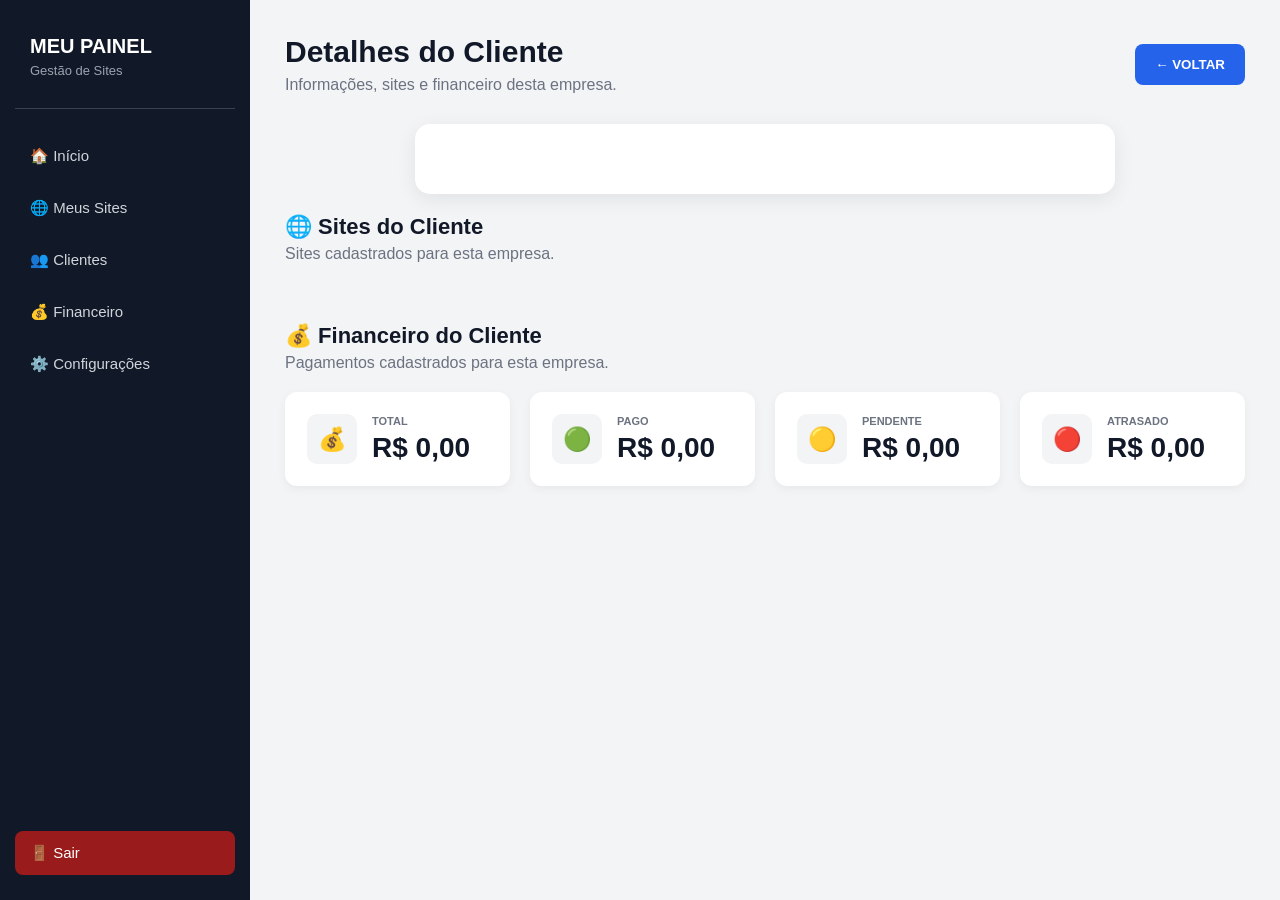
<file: cliente.html>
<!DOCTYPE html>
<html lang="pt-BR">

<head>

    <meta charset="UTF-8">

    <meta
        name="viewport"
        content="width=device-width, initial-scale=1.0"
    >

    <title>Cliente - Meu Painel</title>

    <link
        rel="stylesheet"
        href="./style.css"
    >

</head>


<body class="painel-body">


    <!-- MENU LATERAL -->

    <aside class="menu">

        <div class="logo">

            <h2>MEU PAINEL</h2>

            <span>Gestão de Sites</span>

        </div>


        <nav>

            <button onclick="mostrarInicio()">
                🏠 Início
            </button>

            <button onclick="mostrarSitesMenu()">
                🌐 Meus Sites
            </button>

            <button onclick="abrirClientes()">
                👥 Clientes
            </button>

            <button onclick="abrirFinanceiro()">
                💰 Financeiro
            </button>

            <button>
                ⚙️ Configurações
            </button>

        </nav>


        <div class="menu-final">

            <button
                class="botao-sair"
                onclick="sair()"
            >
                🚪 Sair
            </button>

        </div>

    </aside>



    <!-- CONTEÚDO -->

    <section class="conteudo">


        <!-- TOPO -->

        <header class="topo">

            <div>

                <h1>
                    Detalhes do Cliente
                </h1>

                <p>
                    Informações, sites e financeiro desta empresa.
                </p>

            </div>


            <button
                class="botao-novo"
                onclick="abrirClientes()"
            >
                ← VOLTAR
            </button>

        </header>



        <!-- DADOS DO CLIENTE -->

        <div
            class="formulario"
            id="dadosCliente"
        ></div>



        <!-- SITES -->

        <div class="titulo-sites">

            <h2>
                🌐 Sites do Cliente
            </h2>

            <p>
                Sites cadastrados para esta empresa.
            </p>

        </div>


        <div
            class="sites"
            id="sitesDoCliente"
        ></div>



        <!-- FINANCEIRO -->

        <div
            class="titulo-sites"
            style="margin-top: 40px;"
        >

            <h2>
                💰 Financeiro do Cliente
            </h2>

            <p>
                Pagamentos cadastrados para esta empresa.
            </p>

        </div>


        <!-- RESUMO FINANCEIRO -->

        <div class="cartoes">


            <div class="cartao">

                <span class="icone">
                    💰
                </span>

                <div>

                    <p>
                        TOTAL
                    </p>

                    <h2 id="clienteTotalFinanceiro">
                        R$ 0,00
                    </h2>

                </div>

            </div>



            <div class="cartao">

                <span class="icone">
                    🟢
                </span>

                <div>

                    <p>
                        PAGO
                    </p>

                    <h2 id="clienteTotalPago">
                        R$ 0,00
                    </h2>

                </div>

            </div>



            <div class="cartao">

                <span class="icone">
                    🟡
                </span>

                <div>

                    <p>
                        PENDENTE
                    </p>

                    <h2 id="clienteTotalPendente">
                        R$ 0,00
                    </h2>

                </div>

            </div>



            <div class="cartao">

                <span class="icone">
                    🔴
                </span>

                <div>

                    <p>
                        ATRASADO
                    </p>

                    <h2 id="clienteTotalAtrasado">
                        R$ 0,00
                    </h2>

                </div>

            </div>


        </div>



        <!-- PAGAMENTOS DO CLIENTE -->

        <div
            class="sites"
            id="financeiroDoCliente"
        ></div>


    </section>



    <script src="./script.js"></script>

</body>

</html>
</file>
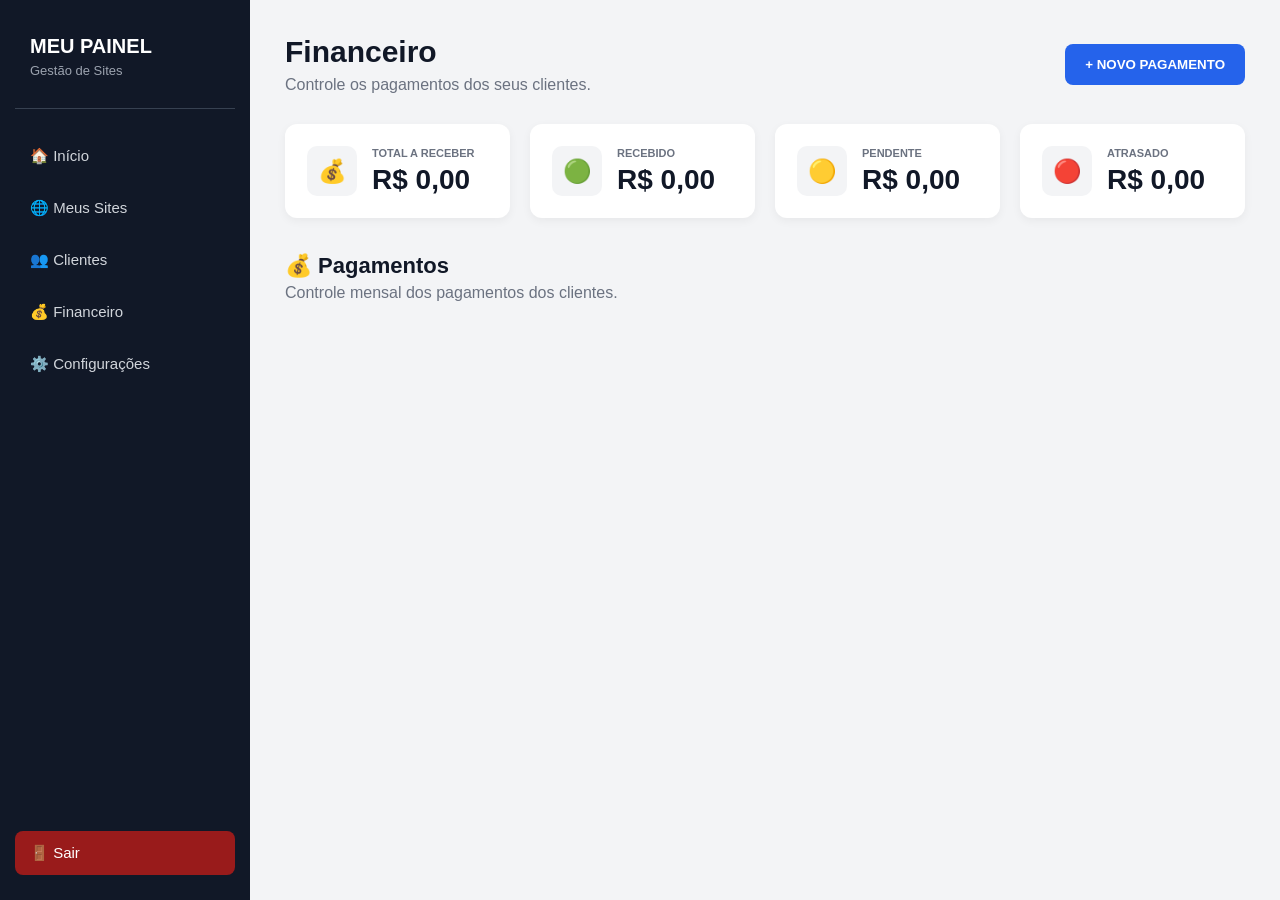
<file: financeiro.html>
<!DOCTYPE html>
<html lang="pt-BR">
<head>
    <meta charset="UTF-8">
    <meta name="viewport" content="width=device-width, initial-scale=1.0">

    <title>Financeiro - Meu Painel</title>

    <link rel="stylesheet" href="./style.css">
</head>

<body class="painel-body">

    <aside class="menu">

        <div class="logo">

            <h2>MEU PAINEL</h2>

            <span>Gestão de Sites</span>

        </div>

        <nav>

            <button onclick="mostrarInicio()">
                🏠 Início
            </button>

            <button onclick="mostrarSitesMenu()">
                🌐 Meus Sites
            </button>

            <button onclick="abrirClientes()">
                👥 Clientes
            </button>

            <button onclick="abrirFinanceiro()">
                💰 Financeiro
            </button>

            <button>
                ⚙️ Configurações
            </button>

        </nav>

        <div class="menu-final">

            <button
                class="botao-sair"
                onclick="sair()"
            >
                🚪 Sair
            </button>

        </div>

    </aside>


    <section class="conteudo">

        <header class="topo">

            <div>

                <h1>Financeiro</h1>

                <p>
                    Controle os pagamentos dos seus clientes.
                </p>

            </div>

            <button
                class="botao-novo"
                onclick="novoPagamento()"
            >
                + NOVO PAGAMENTO
            </button>

        </header>


        <div class="cartoes">

            <div class="cartao">

                <span class="icone">
                    💰
                </span>

                <div>

                    <p>
                        TOTAL A RECEBER
                    </p>

                    <h2 id="totalReceber">
                        R$ 0,00
                    </h2>

                </div>

            </div>


            <div class="cartao">

                <span class="icone">
                    🟢
                </span>

                <div>

                    <p>
                        RECEBIDO
                    </p>

                    <h2 id="totalRecebido">
                        R$ 0,00
                    </h2>

                </div>

            </div>


            <div class="cartao">

                <span class="icone">
                    🟡
                </span>

                <div>

                    <p>
                        PENDENTE
                    </p>

                    <h2 id="totalPendente">
                        R$ 0,00
                    </h2>

                </div>

            </div>


            <div class="cartao">

                <span class="icone">
                    🔴
                </span>

                <div>

                    <p>
                        ATRASADO
                    </p>

                    <h2 id="totalAtrasado">
                        R$ 0,00
                    </h2>

                </div>

            </div>

        </div>


        <div class="titulo-sites">

            <h2>
                💰 Pagamentos
            </h2>

            <p>
                Controle mensal dos pagamentos dos clientes.
            </p>

        </div>


        <div
            class="sites"
            id="listaFinanceiro"
        ></div>

    </section>


    <script src="./script.js"></script>

</body>
</html>
</file>
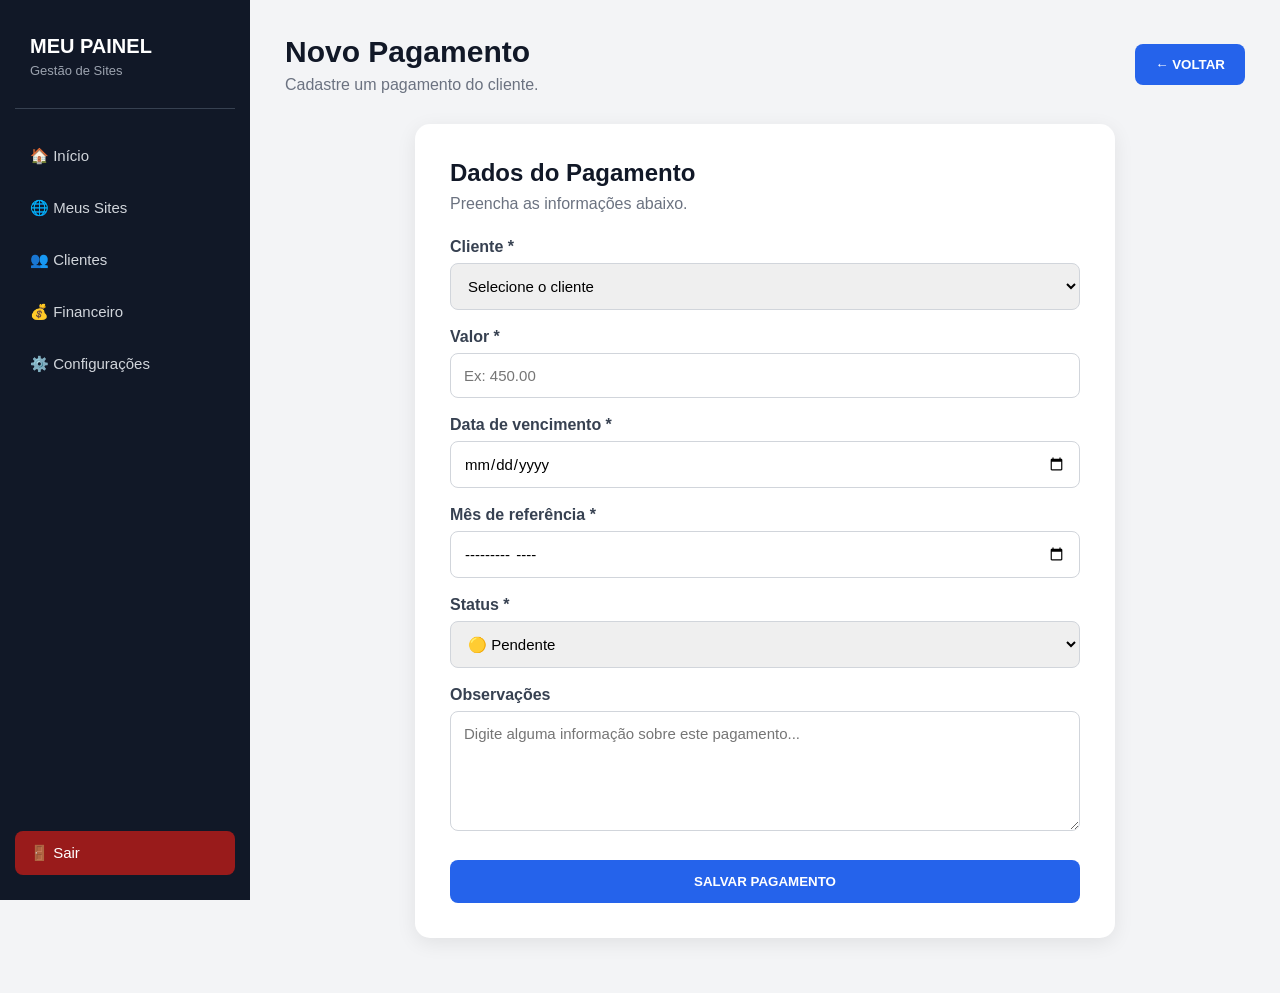
<file: novo-pagamento.html>
<!DOCTYPE html>
<html lang="pt-BR">

<head>

    <meta charset="UTF-8">

    <meta
        name="viewport"
        content="width=device-width, initial-scale=1.0"
    >

    <title>Novo Pagamento - Meu Painel</title>

    <link
        rel="stylesheet"
        href="./style.css"
    >

</head>


<body class="painel-body">


    <!-- MENU LATERAL -->

    <aside class="menu">

        <div class="logo">

            <h2>MEU PAINEL</h2>

            <span>Gestão de Sites</span>

        </div>


        <nav>

            <button onclick="mostrarInicio()">
                🏠 Início
            </button>

            <button onclick="mostrarSitesMenu()">
                🌐 Meus Sites
            </button>

            <button onclick="abrirClientes()">
                👥 Clientes
            </button>

            <button onclick="abrirFinanceiro()">
                💰 Financeiro
            </button>

            <button>
                ⚙️ Configurações
            </button>

        </nav>


        <div class="menu-final">

            <button
                class="botao-sair"
                onclick="sair()"
            >
                🚪 Sair
            </button>

        </div>

    </aside>



    <!-- CONTEÚDO -->

    <section class="conteudo">


        <!-- TOPO -->

        <header class="topo">

            <div>

                <h1>
                    Novo Pagamento
                </h1>

                <p>
                    Cadastre um pagamento do cliente.
                </p>

            </div>


            <button
                class="botao-novo"
                onclick="abrirFinanceiro()"
            >
                ← VOLTAR
            </button>

        </header>



        <!-- FORMULÁRIO -->

        <div class="formulario">

            <h1>
                Dados do Pagamento
            </h1>

            <p>
                Preencha as informações abaixo.
            </p>



            <!-- CLIENTE -->

            <label>
                Cliente *
            </label>

            <select id="clientePagamento">

                <option value="">
                    Selecione o cliente
                </option>

            </select>



            <!-- VALOR -->

            <label>
                Valor *
            </label>

            <input
                type="number"
                id="valorPagamento"
                placeholder="Ex: 450.00"
                step="0.01"
                min="0"
            >



            <!-- VENCIMENTO -->

            <label>
                Data de vencimento *
            </label>

            <input
                type="date"
                id="vencimentoPagamento"
            >



            <!-- MÊS -->

            <label>
                Mês de referência *
            </label>

            <input
                type="month"
                id="mesPagamento"
            >



            <!-- STATUS -->

            <label>
                Status *
            </label>

            <select id="statusPagamento">

                <option value="Pendente">
                    🟡 Pendente
                </option>

                <option value="Pago">
                    🟢 Pago
                </option>

                <option value="Atrasado">
                    🔴 Atrasado
                </option>

            </select>



            <!-- OBSERVAÇÕES -->

            <label>
                Observações
            </label>

            <textarea
                id="observacoesPagamento"
                placeholder="Digite alguma informação sobre este pagamento..."
            ></textarea>



            <!-- BOTÃO -->

            <button
                onclick="salvarPagamento()"
            >
                SALVAR PAGAMENTO
            </button>


        </div>


    </section>



    <script src="./script.js"></script>

</body>

</html>
</file>
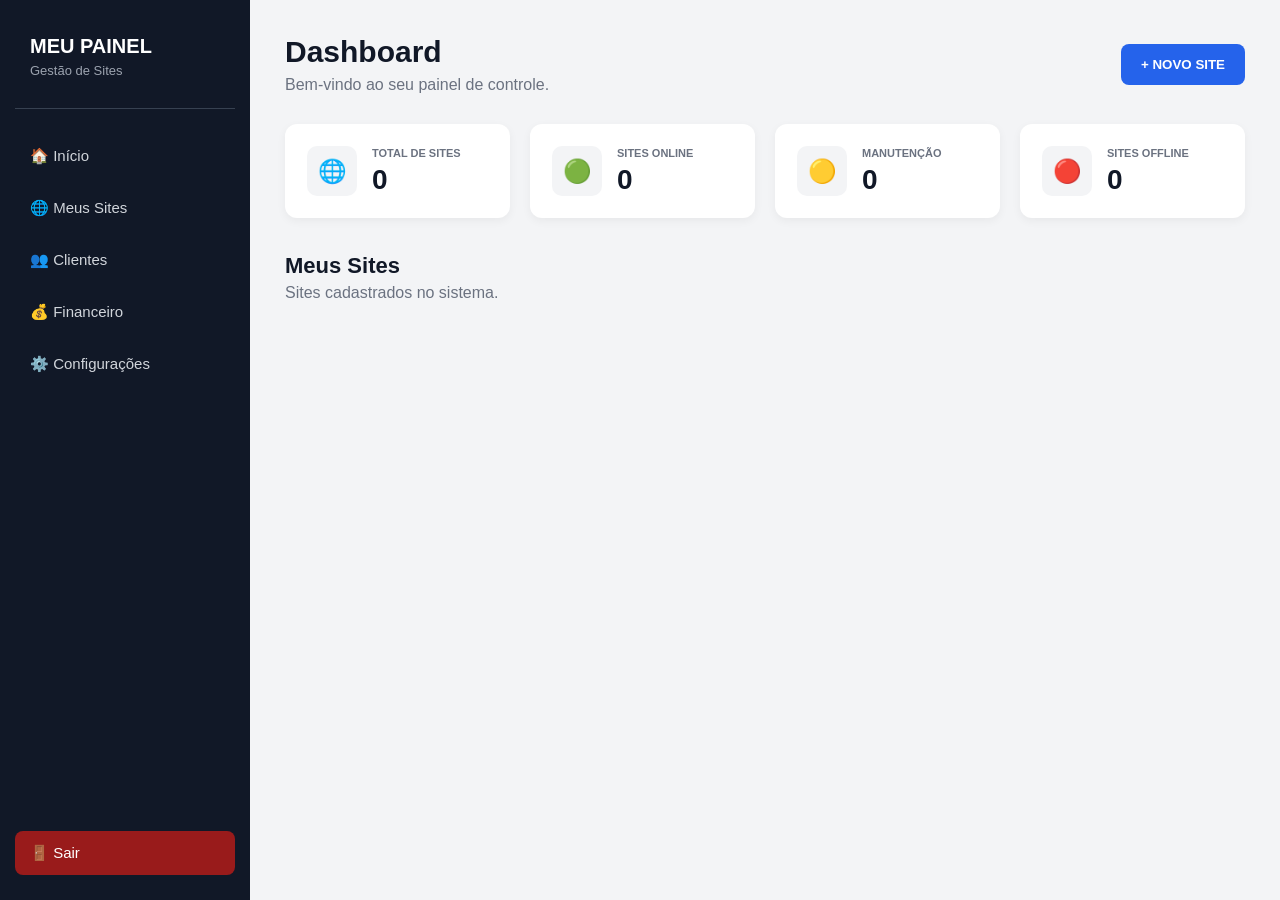
<file: painel.html>
<!DOCTYPE html>
<html lang="pt-BR">

<head>

    <meta charset="UTF-8">

    <meta
        name="viewport"
        content="width=device-width, initial-scale=1.0"
    >

    <title>Meu Painel</title>

    <link
        rel="stylesheet"
        href="./style.css"
    >

</head>


<body class="painel-body">


    <!-- MENU LATERAL -->

    <aside class="menu">

        <div class="logo">

            <h2>MEU PAINEL</h2>

            <span>Gestão de Sites</span>

        </div>


        <nav>

            <button
                onclick="mostrarInicio()"
            >
                🏠 Início
            </button>


            <button
                onclick="mostrarSitesMenu()"
            >
                🌐 Meus Sites
            </button>


            <button
                onclick="abrirClientes()"
            >
                👥 Clientes
            </button>


            <button
                onclick="abrirFinanceiro()"
            >
                💰 Financeiro
            </button>


            <button>
                ⚙️ Configurações
            </button>

        </nav>


        <div class="menu-final">

            <button
                class="botao-sair"
                onclick="sair()"
            >
                🚪 Sair
            </button>

        </div>

    </aside>



    <!-- CONTEÚDO -->

    <section class="conteudo">


        <!-- TOPO -->

        <header class="topo">

            <div>

                <h1>
                    Dashboard
                </h1>

                <p>
                    Bem-vindo ao seu painel de controle.
                </p>

            </div>


            <button
                class="botao-novo"
                onclick="novoSite()"
            >
                + NOVO SITE
            </button>

        </header>



        <!-- CARTÕES -->

        <div class="cartoes">


            <!-- TOTAL DE SITES -->

            <div class="cartao">

                <span class="icone">
                    🌐
                </span>

                <div>

                    <p>
                        TOTAL DE SITES
                    </p>

                    <h2 id="contadorSites">
                        0
                    </h2>

                </div>

            </div>



            <!-- SITES ONLINE -->

            <div class="cartao">

                <span class="icone">
                    🟢
                </span>

                <div>

                    <p>
                        SITES ONLINE
                    </p>

                    <h2 id="contadorOnline">
                        0
                    </h2>

                </div>

            </div>



            <!-- MANUTENÇÃO -->

            <div class="cartao">

                <span class="icone">
                    🟡
                </span>

                <div>

                    <p>
                        MANUTENÇÃO
                    </p>

                    <h2 id="contadorManutencao">
                        0
                    </h2>

                </div>

            </div>



            <!-- OFFLINE -->

            <div class="cartao">

                <span class="icone">
                    🔴
                </span>

                <div>

                    <p>
                        SITES OFFLINE
                    </p>

                    <h2 id="contadorOffline">
                        0
                    </h2>

                </div>

            </div>


        </div>



        <!-- TÍTULO DOS SITES -->

        <div class="titulo-sites">

            <div>

                <h2>
                    Meus Sites
                </h2>

                <p>
                    Sites cadastrados no sistema.
                </p>

            </div>

        </div>



        <!-- LISTA DE SITES -->

        <div
            class="sites"
            id="listaSites"
        ></div>


    </section>



    <!-- JAVASCRIPT -->

    <script src="./script.js"></script>


</body>

</html>
</file>
<file: style.css>
/* ==========================================
   CONFIGURAÇÃO GERAL
========================================== */

* {
    box-sizing: border-box;
    margin: 0;
    padding: 0;
}

body {
    font-family: Arial, Helvetica, sans-serif;
}


/* ==========================================
   LOGIN
========================================== */

.login-container {
    min-height: 100vh;
    background: #111827;

    display: flex;
    justify-content: center;
    align-items: center;
}

.login-box {
    width: 380px;
    background: #ffffff;

    padding: 40px;

    border-radius: 15px;

    text-align: center;

    box-shadow: 0 20px 50px rgba(0, 0, 0, 0.25);
}

.login-box h1 {
    color: #111827;
    margin-bottom: 10px;
}

.login-box p {
    color: #6b7280;
    margin-bottom: 25px;
}

.login-box input {
    width: 100%;
    padding: 14px;

    margin-bottom: 15px;

    border: 1px solid #d1d5db;
    border-radius: 8px;

    font-size: 15px;
}

.login-box button {
    width: 100%;
    padding: 14px;

    background: #2563eb;
    color: #ffffff;

    border: none;
    border-radius: 8px;

    font-weight: bold;
    cursor: pointer;
}

.login-box button:hover {
    background: #1d4ed8;
}

#erro {
    color: #dc2626;
    margin-top: 15px;
}


/* ==========================================
   PAINEL
========================================== */

.painel-body {
    min-height: 100vh;

    background: #f3f4f6;
    color: #111827;

    display: flex;
}


/* ==========================================
   MENU LATERAL
========================================== */

.menu {
    width: 250px;
    min-height: 100vh;

    background: #111827;
    color: #ffffff;

    padding: 25px 15px;

    display: flex;
    flex-direction: column;

    position: fixed;

    left: 0;
    top: 0;
    bottom: 0;
}


/* ==========================================
   LOGO
========================================== */

.logo {
    padding: 10px 15px 30px;

    border-bottom: 1px solid #374151;
}

.logo h2 {
    font-size: 20px;
}

.logo span {
    display: block;

    margin-top: 5px;

    color: #9ca3af;

    font-size: 13px;
}


/* ==========================================
   MENU
========================================== */

.menu nav {
    margin-top: 25px;

    display: flex;
    flex-direction: column;

    gap: 8px;
}

.menu nav button,
.menu-final button {
    width: 100%;

    padding: 13px 15px;

    background: transparent;

    color: #d1d5db;

    border: none;

    border-radius: 8px;

    text-align: left;

    font-size: 15px;

    cursor: pointer;
}

.menu nav button:hover {
    background: #1f2937;
    color: #ffffff;
}


/* ==========================================
   BOTÃO SAIR
========================================== */

.menu-final {
    margin-top: auto;
}

.botao-sair {
    background: #991b1b !important;
    color: #ffffff !important;
}

.botao-sair:hover {
    background: #b91c1c !important;
}


/* ==========================================
   CONTEÚDO
========================================== */

.conteudo {
    width: calc(100% - 250px);

    margin-left: 250px;

    padding: 35px;
}


/* ==========================================
   TOPO
========================================== */

.topo {
    display: flex;

    justify-content: space-between;

    align-items: center;

    margin-bottom: 30px;
}

.topo h1 {
    font-size: 30px;

    margin-bottom: 7px;
}

.topo p {
    color: #6b7280;
}


/* ==========================================
   BOTÃO NOVO
========================================== */

.botao-novo {
    width: auto;

    padding: 13px 20px;

    background: #2563eb;

    color: #ffffff;

    border: none;

    border-radius: 8px;

    font-weight: bold;

    cursor: pointer;
}

.botao-novo:hover {
    background: #1d4ed8;
}


/* ==========================================
   CARTÕES
========================================== */

.cartoes {
    display: grid;

    grid-template-columns: repeat(4, 1fr);

    gap: 20px;

    margin-bottom: 35px;
}

.cartao {
    background: #ffffff;

    padding: 22px;

    border-radius: 12px;

    display: flex;

    align-items: center;

    gap: 15px;

    box-shadow: 0 3px 10px rgba(0, 0, 0, 0.05);
}

.icone {
    width: 50px;
    height: 50px;

    background: #f3f4f6;

    border-radius: 10px;

    display: flex;

    justify-content: center;
    align-items: center;

    font-size: 23px;
}

.cartao p {
    color: #6b7280;

    font-size: 11px;

    font-weight: bold;

    margin-bottom: 5px;
}

.cartao h2 {
    font-size: 28px;
}


/* ==========================================
   TÍTULOS
========================================== */

.titulo-sites {
    margin-bottom: 20px;
}

.titulo-sites h2 {
    font-size: 22px;

    margin-bottom: 5px;
}

.titulo-sites p {
    color: #6b7280;
}


/* ==========================================
   LISTA DE SITES
========================================== */

.sites {
    display: grid;

    grid-template-columns: repeat(3, 1fr);

    gap: 20px;
}


/* ==========================================
   CARTÃO DO SITE
========================================== */

.site {
    background: #ffffff;

    padding: 25px;

    border-radius: 12px;

    box-shadow: 0 3px 10px rgba(0, 0, 0, 0.05);

    transition: 0.2s;
}

.site:hover {
    transform: translateY(-3px);

    box-shadow: 0 8px 20px rgba(0, 0, 0, 0.08);
}

.site h2 {
    color: #111827;

    margin-bottom: 12px;

    font-size: 20px;
}

.site p {
    color: #6b7280;

    margin-bottom: 10px;

    line-height: 1.5;
}

.site strong {
    color: #111827;
}


/* ==========================================
   AÇÕES
========================================== */

.acoes {
    margin-top: 20px;

    display: flex;

    gap: 8px;

    align-items: center;

    flex-wrap: wrap;
}

.site a {
    display: inline-block;

    padding: 10px 14px;

    background: #2563eb;

    color: #ffffff;

    border-radius: 7px;

    text-decoration: none;

    font-size: 13px;

    font-weight: bold;
}

.site a:hover {
    background: #1d4ed8;
}

.site button {
    width: auto;

    padding: 10px 14px;

    background: #e5e7eb;

    color: #111827;

    border: none;

    border-radius: 7px;

    cursor: pointer;

    font-weight: bold;

    font-size: 13px;
}

.site button:hover {
    background: #d1d5db;
}


/* ==========================================
   FORMULÁRIO
========================================== */

.formulario {
    max-width: 700px;

    margin: 20px auto;

    background: #ffffff;

    padding: 35px;

    border-radius: 15px;

    box-shadow: 0 5px 20px rgba(0, 0, 0, 0.08);

    text-align: left;
}

.formulario h1 {
    margin-bottom: 8px;
}

.formulario p {
    color: #6b7280;

    margin-bottom: 25px;
}

.formulario label {
    display: block;

    margin-top: 18px;

    margin-bottom: 7px;

    font-weight: bold;

    color: #374151;
}

.formulario input,
.formulario select,
.formulario textarea {
    width: 100%;

    padding: 13px;

    border: 1px solid #d1d5db;

    border-radius: 8px;

    font-size: 15px;

    font-family: Arial, Helvetica, sans-serif;
}

.formulario textarea {
    min-height: 120px;

    resize: vertical;
}

.formulario button {
    width: 100%;

    margin-top: 25px;

    padding: 14px;

    background: #2563eb;

    color: #ffffff;

    border: none;

    border-radius: 8px;

    font-weight: bold;

    cursor: pointer;
}

.formulario button:hover {
    background: #1d4ed8;
}


/* ==========================================
   RESPONSIVO
========================================== */

@media (max-width: 1000px) {

    .cartoes {
        grid-template-columns: repeat(2, 1fr);
    }

    .sites {
        grid-template-columns: repeat(2, 1fr);
    }

}


@media (max-width: 700px) {

    .menu {
        width: 200px;
    }

    .conteudo {
        width: calc(100% - 200px);

        margin-left: 200px;

        padding: 20px;
    }

    .topo {
        flex-direction: column;

        align-items: flex-start;

        gap: 20px;
    }

    .cartoes {
        grid-template-columns: 1fr;
    }

    .sites {
        grid-template-columns: 1fr;
    }

}
</file>
